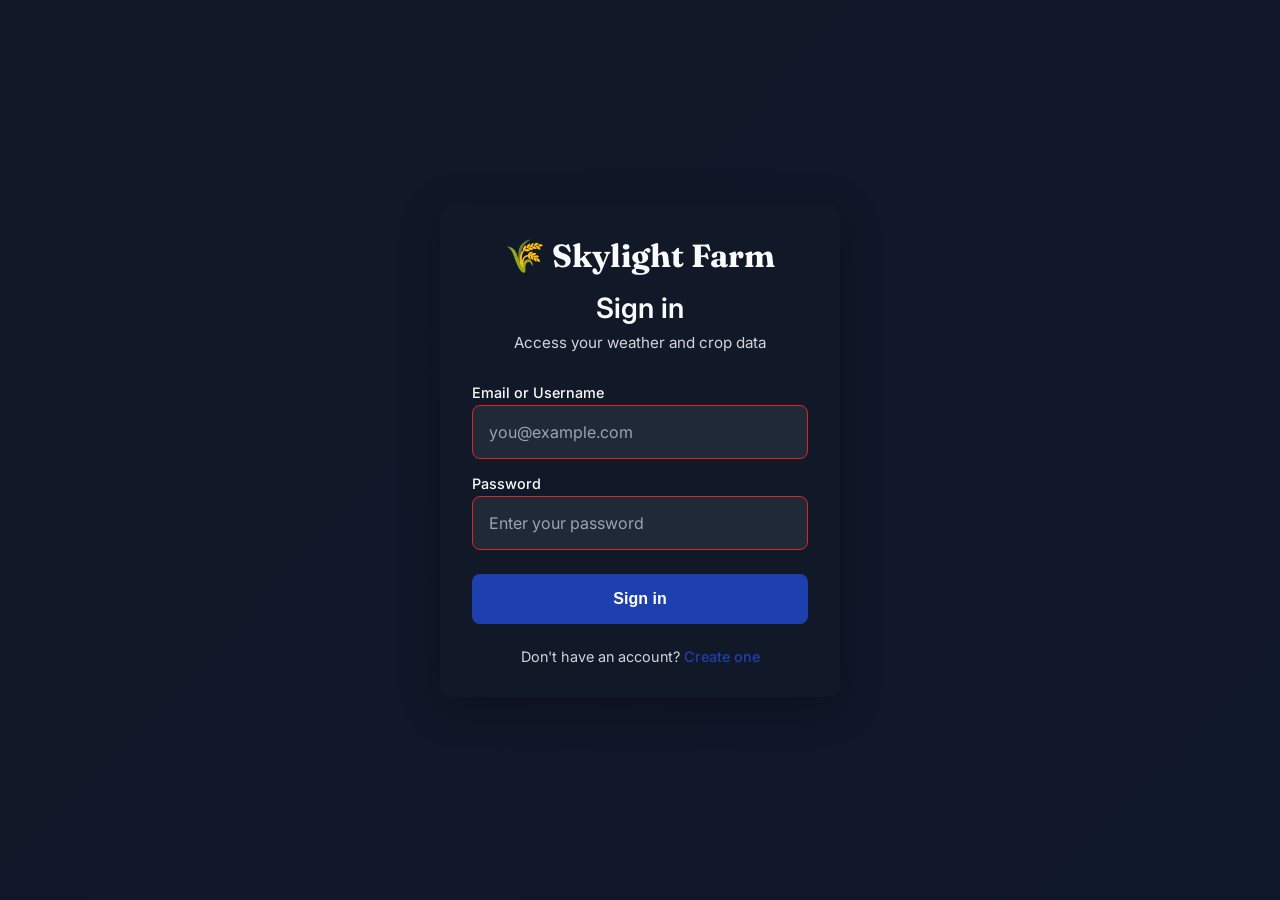
<file: login.html>
<!doctype html>
<html lang="en">
<head>
  <meta charset="UTF-8" />
  <meta name="viewport" content="width=device-width, initial-scale=1.0" />
  <title>Sign in — Skylight Farm</title>
  <link rel="preconnect" href="https://fonts.googleapis.com" />
  <link rel="preconnect" href="https://fonts.gstatic.com" crossorigin />
  <link href="https://fonts.googleapis.com/css2?family=Fraunces:opsz,wght@9..144,500;9..144,600&family=Inter:wght@400;500;600;700&display=swap" rel="stylesheet" />
  <link rel="stylesheet" href="auth.css" />
</head>
<body>
  <div class="auth-container">
    <div class="auth-header">
      <div class="auth-logo">🌾 Skylight Farm</div>
      <h1 class="auth-title">Sign in</h1>
      <p class="auth-subtitle">Access your weather and crop data</p>
    </div>

    <div id="authMessage" class="auth-alert"></div>

    <form id="loginForm" class="auth-form">
      <div class="form-group">
        <label for="username">Email or Username</label>
        <input 
          id="username"
          name="username" 
          type="text" 
          placeholder="you@example.com" 
          required 
          autocomplete="username"
        />
        <span class="form-error">Please enter a valid email or username</span>
      </div>

      <div class="form-group">
        <label for="password">Password</label>
        <input 
          id="password"
          name="password" 
          type="password" 
          placeholder="Enter your password" 
          required 
          autocomplete="current-password"
        />
        <span class="form-error">Password is required</span>
      </div>

      <button type="submit" class="auth-button">Sign in</button>
    </form>

    <div class="auth-footer">
      Don't have an account? <a href="register.html">Create one</a>
    </div>
  </div>

  <script src="auth.js"></script>
  <script>
    // Apply saved theme
    const savedTheme = localStorage.getItem("skylight-theme") || "dark";
    document.body.dataset.theme = savedTheme;

    // Initialize login form
    initAuthForm({
      formId: "loginForm",
      endpoint: "backend/login.php",
      buildPayload: (data) => ({
        identifier: data.username,  // Backend expects 'identifier', not 'username'
        password: data.password,
      }),
      validate: (data) => {
        if (!data.username || !data.password) {
          return "Email/username and password are required.";
        }
        if (data.username.length < 3) {
          return "Email/username must be at least 3 characters.";
        }
        return null;
      },
      onSuccess: (result) => {
        setTimeout(() => {
          window.location.href = "index.html";
        }, 1500);
      },
    });
  </script>
</body>
</html>
</file>
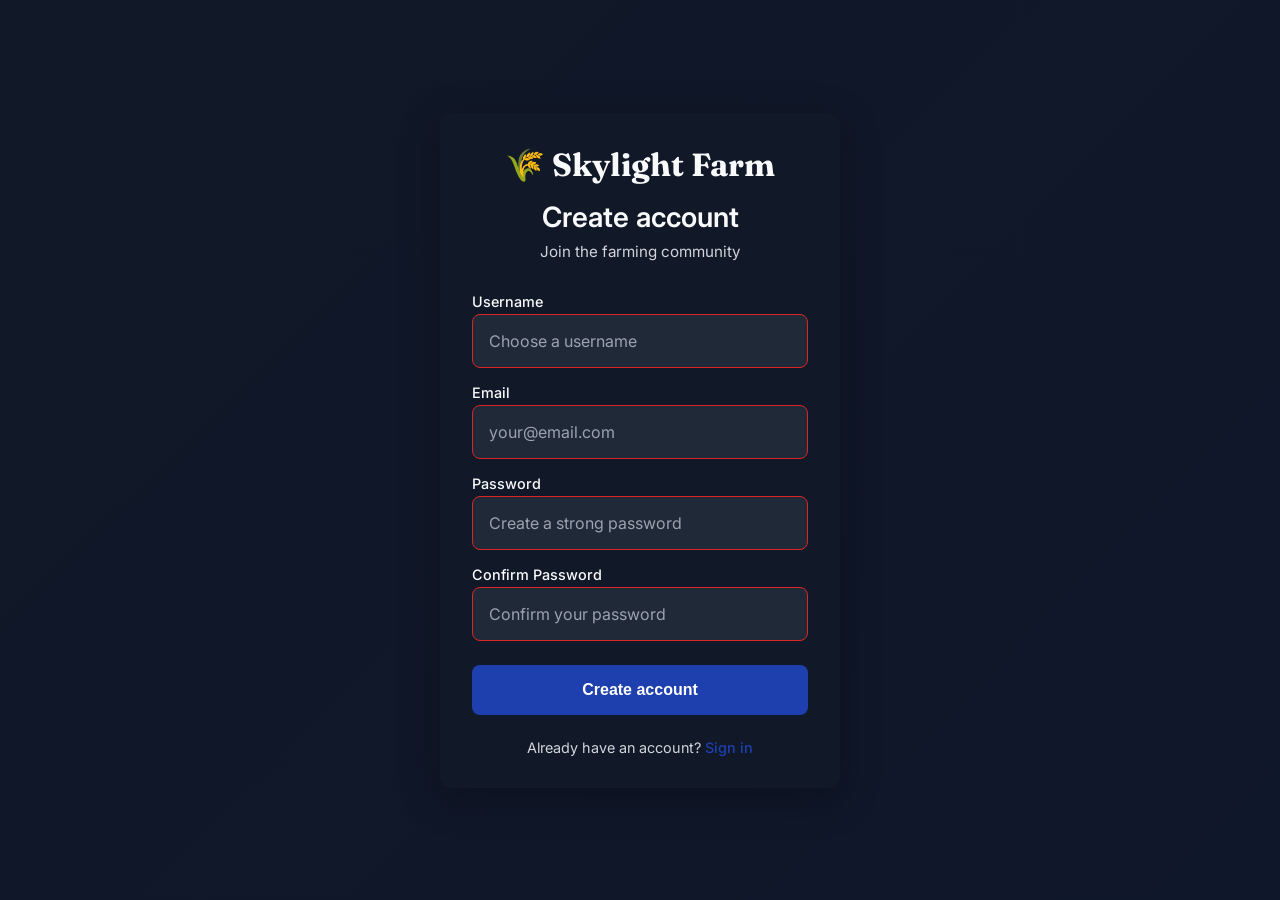
<file: register.html>
<!doctype html>
<html lang="en">
<head>
  <meta charset="UTF-8" />
  <meta name="viewport" content="width=device-width, initial-scale=1.0" />
  <title>Create account — Skylight Farm</title>
  <link rel="preconnect" href="https://fonts.googleapis.com" />
  <link rel="preconnect" href="https://fonts.gstatic.com" crossorigin />
  <link href="https://fonts.googleapis.com/css2?family=Fraunces:opsz,wght@9..144,500;9..144,600&family=Inter:wght@400;500;600;700&display=swap" rel="stylesheet" />
  <link rel="stylesheet" href="auth.css" />
</head>
<body>
  <div class="auth-container">
    <div class="auth-header">
      <div class="auth-logo">🌾 Skylight Farm</div>
      <h1 class="auth-title">Create account</h1>
      <p class="auth-subtitle">Join the farming community</p>
    </div>

    <div id="authMessage" class="auth-alert"></div>

    <form id="registerForm" class="auth-form">
      <div class="form-group">
        <label for="reg-username">Username</label>
        <input 
          id="reg-username"
          name="username" 
          type="text" 
          placeholder="Choose a username" 
          required 
          autocomplete="username"
          minlength="3"
          maxlength="30"
        />
        <span class="form-error">Username must be 3-30 characters</span>
      </div>

      <div class="form-group">
        <label for="reg-email">Email</label>
        <input 
          id="reg-email"
          name="email" 
          type="email" 
          placeholder="your@email.com" 
          required 
          autocomplete="email"
        />
        <span class="form-error">Please enter a valid email address</span>
      </div>

      <div class="form-group">
        <label for="reg-password">Password</label>
        <input 
          id="reg-password"
          name="password" 
          type="password" 
          placeholder="Create a strong password" 
          required 
          autocomplete="new-password"
          minlength="8"
        />
        <span class="form-error">Password must be at least 8 characters</span>
        <div class="password-strength">
          <div class="strength-meter">
            <div class="strength-bar"></div>
          </div>
          <div class="strength-text">Weak</div>
        </div>
      </div>

      <div class="form-group">
        <label for="reg-confirm">Confirm Password</label>
        <input 
          id="reg-confirm"
          name="confirm_password" 
          type="password" 
          placeholder="Confirm your password" 
          required 
          autocomplete="new-password"
        />
        <span class="form-error">Passwords do not match</span>
      </div>

      <button type="submit" class="auth-button">Create account</button>
    </form>

    <div class="auth-footer">
      Already have an account? <a href="login.html">Sign in</a>
    </div>
  </div>

  <script src="auth.js"></script>
  <script>
    // Apply saved theme
    const savedTheme = localStorage.getItem("skylight-theme") || "dark";
    document.body.dataset.theme = savedTheme;

    // Password strength indicator
    const passwordInput = document.getElementById("reg-password");
    const strengthBar = document.querySelector(".strength-bar");
    const strengthText = document.querySelector(".strength-text");
    const passwordStrength = document.querySelector(".password-strength");

    function checkPasswordStrength(password) {
      let strength = 0;
      
      if (password.length >= 8) strength++;
      if (password.length >= 12) strength++;
      if (/[a-z]/.test(password) && /[A-Z]/.test(password)) strength++;
      if (/\d/.test(password)) strength++;
      if (/[^a-zA-Z\d]/.test(password)) strength++;
      
      return Math.min(strength, 3); // 1 = weak, 2 = fair, 3 = good
    }

    passwordInput.addEventListener("input", (e) => {
      const strength = checkPasswordStrength(e.target.value);
      if (e.target.value.length > 0) {
        passwordStrength.classList.add("show");
      } else {
        passwordStrength.classList.remove("show");
      }

      const strengthLevels = ["weak", "weak", "fair", "good"];
      const strengthLabels = ["Weak", "Weak", "Fair", "Good"];
      
      strengthBar.className = `strength-bar ${strengthLevels[strength]}`;
      strengthText.className = `strength-text ${strengthLevels[strength]}`;
      strengthText.textContent = strengthLabels[strength];
    });

    // Initialize register form
    initAuthForm({
      formId: "registerForm",
      endpoint: "backend/registration.php",
      buildPayload: (data) => ({
        username: data.username,
        email: data.email,
        password: data.password,
        password_confirm: data.confirm_password,  // Backend expects 'password_confirm'
      }),
      validate: (data) => {
        if (!data.username || !data.email || !data.password || !data.confirm_password) {
          return "All fields are required.";
        }
        if (data.username.length < 3 || data.username.length > 30) {
          return "Username must be 3-30 characters.";
        }
        if (!/^[^\s@]+@[^\s@]+\.[^\s@]+$/.test(data.email)) {
          return "Please enter a valid email address.";
        }
        if (data.password.length < 8) {
          return "Password must be at least 8 characters.";
        }
        if (data.password !== data.confirm_password) {
          return "Passwords do not match.";
        }
        return null;
      },
      onSuccess: (result) => {
        setTimeout(() => {
          window.location.href = "login.html";
        }, 1500);
      },
    });
  </script>
</body>
</html>
</file>
<file: auth.css>
/* ===== AUTH CSS - LOGIN & REGISTER ===== */

/* Root variables (same as main styles) */
:root {
  --primary: #1e40af;
  --secondary: #7c3aed;
  --error: #dc2626;
  --muted: #9ca3af;
  --text-dark: #1f2937;
  --text-light: #f9fafb;
  --bg-light: #f3f4f6;
  --bg-dark: #111827;
  --border-light: #e5e7eb;
  --border-dark: #374151;
  --radius: 8px;
  --radius-lg: 12px;
  --spacing-xs: 4px;
  --spacing-sm: 8px;
  --spacing-md: 16px;
  --spacing-lg: 24px;
  --spacing-xl: 32px;
}

body[data-theme="dark"] {
  --bg-primary: var(--bg-dark);
  --bg-secondary: #1f2937;
  --text-primary: var(--text-light);
  --text-secondary: #d1d5db;
  --border-color: var(--border-dark);
  --shadow: 0 4px 6px rgba(0, 0, 0, 0.3);
}

body[data-theme="light"] {
  --bg-primary: #ffffff;
  --bg-secondary: var(--bg-light);
  --text-primary: var(--text-dark);
  --text-secondary: #6b7280;
  --border-color: var(--border-light);
  --shadow: 0 4px 6px rgba(0, 0, 0, 0.1);
}

/* ===== GENERAL ===== */
* {
  margin: 0;
  padding: 0;
  box-sizing: border-box;
}

html {
  font-size: 16px;
}

body {
  font-family: "Inter", sans-serif;
  background: linear-gradient(135deg, var(--bg-dark), #0f172a);
  color: var(--text-primary);
  display: flex;
  justify-content: center;
  align-items: center;
  min-height: 100vh;
  padding: var(--spacing-md);
  transition: background 0.3s;
}

body[data-theme="light"] {
  background: linear-gradient(135deg, #f9fafb, #f3f4f6);
}

/* ===== AUTH CONTAINER ===== */
.auth-container {
  width: 100%;
  max-width: 400px;
  background-color: var(--bg-primary);
  border-radius: var(--radius-lg);
  box-shadow: 0 10px 40px rgba(0, 0, 0, 0.3);
  padding: var(--spacing-xl);
  animation: slideUp 0.3s ease-out;
}

@keyframes slideUp {
  from {
    opacity: 0;
    transform: translateY(20px);
  }
  to {
    opacity: 1;
    transform: translateY(0);
  }
}

/* ===== HEADER ===== */
.auth-header {
  text-align: center;
  margin-bottom: var(--spacing-xl);
}

.auth-logo {
  font-family: "Fraunces", serif;
  font-size: 2rem;
  font-weight: 700;
  color: var(--text-primary);
  margin-bottom: var(--spacing-md);
}

.auth-title {
  font-size: 1.75rem;
  font-weight: 600;
  color: var(--text-primary);
  margin-bottom: var(--spacing-sm);
}

.auth-subtitle {
  color: var(--text-secondary);
  font-size: 0.95rem;
}

/* ===== FORM ===== */
.auth-form {
  display: flex;
  flex-direction: column;
  gap: var(--spacing-md);
}

.form-group {
  display: flex;
  flex-direction: column;
  gap: var(--spacing-xs);
}

.form-group label {
  font-weight: 500;
  color: var(--text-primary);
  font-size: 0.9rem;
}

.form-group input {
  padding: var(--spacing-md);
  border: 1px solid var(--border-color);
  border-radius: var(--radius);
  background-color: var(--bg-secondary);
  color: var(--text-primary);
  font-size: 1rem;
  transition: all 0.2s;
  font-family: inherit;
}

.form-group input::placeholder {
  color: var(--muted);
}

.form-group input:focus {
  outline: none;
  border-color: var(--primary);
  box-shadow: 0 0 0 3px rgba(30, 64, 175, 0.1);
}

.form-group input:invalid {
  border-color: var(--error);
}

.form-error {
  color: var(--error);
  font-size: 0.8rem;
  display: none;
}

.form-group.error .form-error {
  display: block;
}

/* ===== BUTTONS ===== */
.auth-button {
  padding: var(--spacing-md);
  border: none;
  border-radius: var(--radius);
  background-color: var(--primary);
  color: white;
  font-size: 1rem;
  font-weight: 600;
  cursor: pointer;
  transition: all 0.2s;
  margin-top: var(--spacing-sm);
}

.auth-button:hover {
  background-color: #1e3a8a;
  transform: translateY(-2px);
  box-shadow: 0 8px 16px rgba(30, 64, 175, 0.3);
}

.auth-button:active {
  transform: translateY(0);
}

.auth-button.secondary {
  background-color: var(--bg-secondary);
  color: var(--text-primary);
  border: 1px solid var(--border-color);
}

.auth-button.secondary:hover {
  background-color: var(--border-color);
}

/* ===== DIVIDER ===== */
.auth-divider {
  display: flex;
  align-items: center;
  margin: var(--spacing-lg) 0;
  color: var(--muted);
}

.auth-divider::before,
.auth-divider::after {
  content: "";
  flex: 1;
  height: 1px;
  background-color: var(--border-color);
}

.auth-divider span {
  margin: 0 var(--spacing-md);
  font-size: 0.85rem;
}

/* ===== FOOTER / LINKS ===== */
.auth-footer {
  text-align: center;
  margin-top: var(--spacing-lg);
  color: var(--text-secondary);
  font-size: 0.9rem;
}

.auth-footer a {
  color: var(--primary);
  text-decoration: none;
  font-weight: 500;
  transition: color 0.2s;
}

.auth-footer a:hover {
  color: #1e3a8a;
  text-decoration: underline;
}

/* ===== ALERTS ===== */
.auth-alert {
  padding: var(--spacing-md);
  border-radius: var(--radius);
  margin-bottom: var(--spacing-md);
  display: none;
  animation: slideDown 0.3s ease-out;
}

@keyframes slideDown {
  from {
    opacity: 0;
    transform: translateY(-10px);
  }
  to {
    opacity: 1;
    transform: translateY(0);
  }
}

.auth-alert.show {
  display: block;
}

.auth-alert.success {
  background-color: #d1fae5;
  color: #065f46;
  border: 1px solid #6ee7b7;
}

.auth-alert.error {
  background-color: #fee2e2;
  color: #991b1b;
  border: 1px solid #fca5a5;
}

.auth-alert.warning {
  background-color: #fef3c7;
  color: #92400e;
  border: 1px solid #fcd34d;
}

.auth-alert.info {
  background-color: #dbeafe;
  color: #0c2d6b;
  border: 1px solid #93c5fd;
}

/* ===== PASSWORD STRENGTH ===== */
.password-strength {
  margin-top: var(--spacing-sm);
  display: none;
}

.password-strength.show {
  display: block;
}

.strength-meter {
  width: 100%;
  height: 4px;
  background-color: var(--border-color);
  border-radius: 2px;
  overflow: hidden;
  margin-bottom: var(--spacing-xs);
}

.strength-bar {
  height: 100%;
  width: 0;
  background-color: var(--error);
  transition: width 0.3s, background-color 0.3s;
}

.strength-bar.weak {
  width: 33%;
  background-color: var(--error);
}

.strength-bar.fair {
  width: 66%;
  background-color: #f59e0b;
}

.strength-bar.good {
  width: 100%;
  background-color: #10b981;
}

.strength-text {
  font-size: 0.75rem;
  color: var(--muted);
  text-transform: uppercase;
  letter-spacing: 0.5px;
}

.strength-text.weak {
  color: var(--error);
}

.strength-text.fair {
  color: #f59e0b;
}

.strength-text.good {
  color: #10b981;
}

/* ===== LOADING STATE ===== */
.auth-button.loading {
  opacity: 0.7;
  cursor: not-allowed;
}

.auth-button.loading::after {
  content: "";
  display: inline-block;
  width: 14px;
  height: 14px;
  margin-left: var(--spacing-xs);
  border: 2px solid rgba(255, 255, 255, 0.3);
  border-top-color: white;
  border-radius: 50%;
  animation: spin 0.6s linear infinite;
  vertical-align: middle;
}

@keyframes spin {
  to {
    transform: rotate(360deg);
  }
}

/* ===== RESPONSIVE ===== */
@media (max-width: 480px) {
  body {
    padding: var(--spacing-sm);
  }

  .auth-container {
    padding: var(--spacing-lg);
    border-radius: var(--radius);
  }

  .auth-logo {
    font-size: 1.5rem;
  }

  .auth-title {
    font-size: 1.5rem;
  }

  .form-group input {
    padding: var(--spacing-md) var(--spacing-sm);
    font-size: 16px; /* Prevents zoom on mobile */
  }

  .auth-button {
    padding: var(--spacing-md);
    font-size: 0.95rem;
  }
}

/* ===== DARK MODE SPECIFIC ===== */
body[data-theme="dark"] .auth-alert.success {
  background-color: #064e3b;
  color: #d1fae5;
}

body[data-theme="dark"] .auth-alert.error {
  background-color: #7f1d1d;
  color: #fecaca;
}

body[data-theme="dark"] .auth-alert.warning {
  background-color: #78350f;
  color: #fde047;
}

body[data-theme="dark"] .auth-alert.info {
  background-color: #082f4b;
  color: #bfdbfe;
}
</file>
